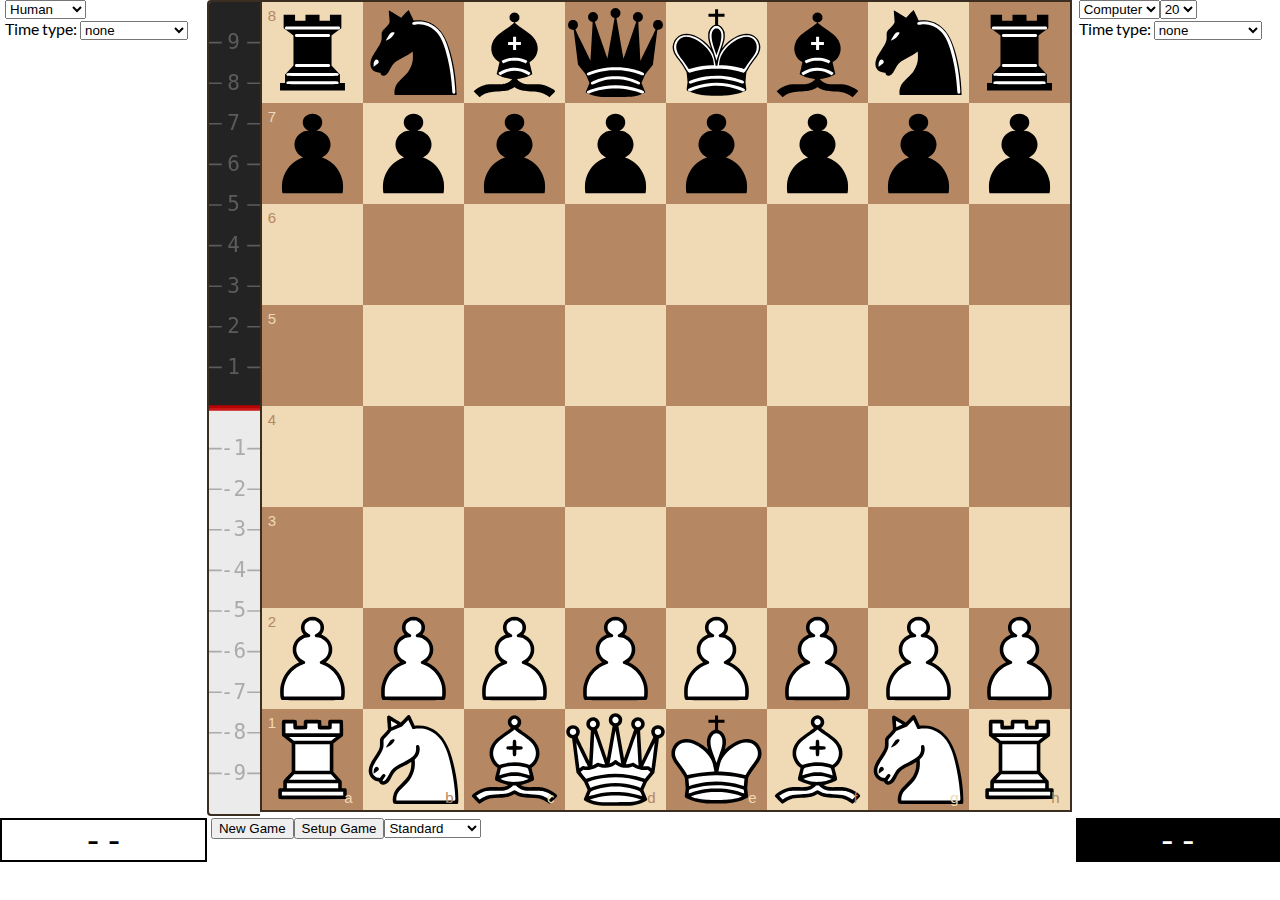
<file: stockfish/index.html>
<html>
  <head>
    <title>Kingdom: The fate of the kingdom is in your hands.</title>
    <meta charset=utf-8>
    <link href="[data-uri]" type="image/png" rel="icon">
    <link rel=stylesheet href="css/board.css">
    <link rel=stylesheet href="css/kingdom.css">
    <link rel=stylesheet href="css/moves_manager.css">
  </head>
  <body></body>
  <script src="js/girdle.js"></script>
  <script src="js/font_fit.js"></script>
  <script src="js/board.js"></script>
  <script src="js/moves_manager.js"></script>
  <script src="js/kingdom.js"></script>
</html>
</file>
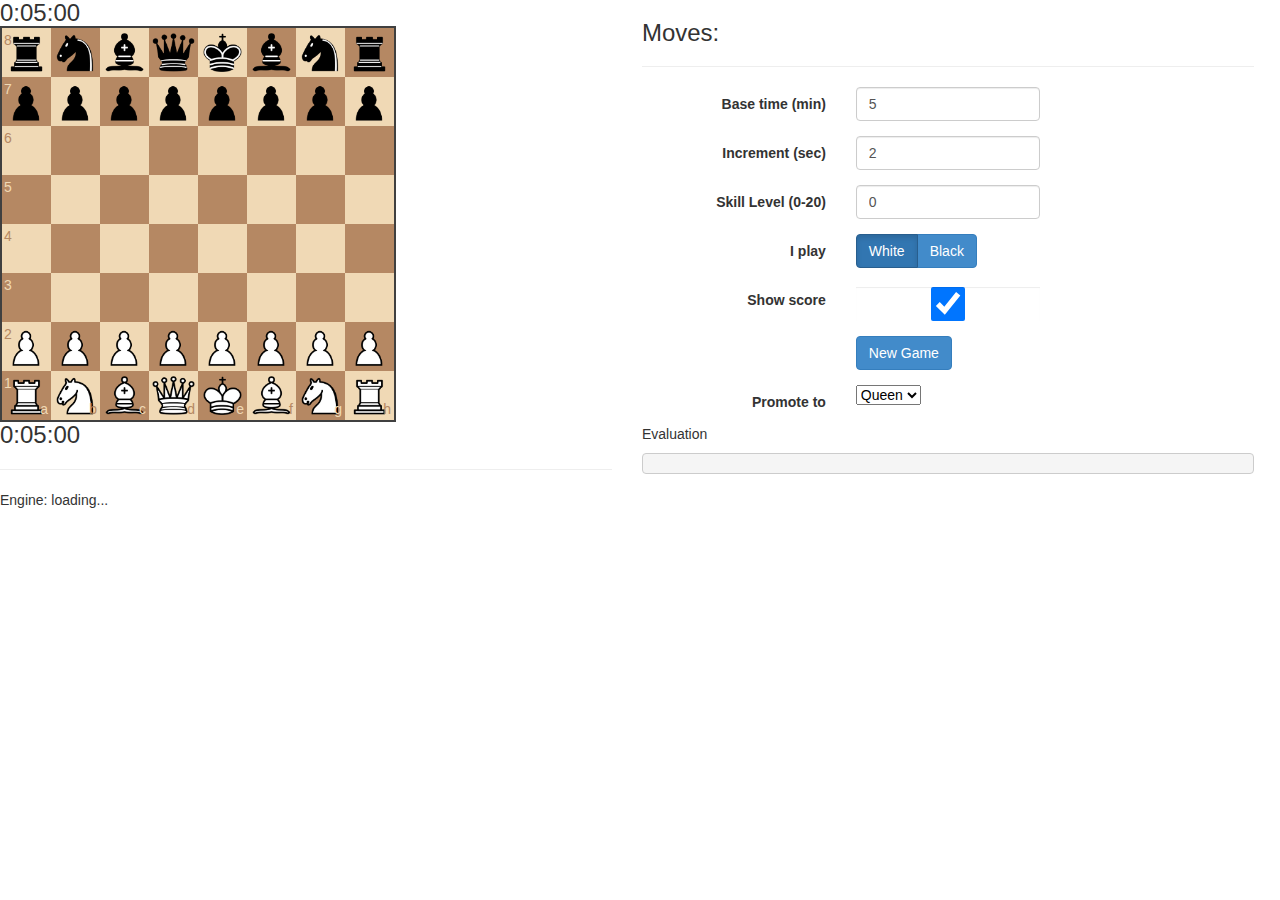
<file: stockfish/stockfishjs/example/index.html>
<!doctype html>
<html>
  <head>
    <link rel="stylesheet" href="css/bootstrap.min.css">
    <link rel="stylesheet" href="css/chessboard-0.3.0.min.css" />
    <script src="js/jquery-1.10.1.min.js"></script>
    <script src="js/bootstrap.min.js"></script>
    <script src="js/chess.min.js"></script>
    <script src="js/chessboard-0.3.0.min.js"></script>
    <title>Stockfish.js</title>
  </head>
  <body>
    <div class="row">
      <div class="col-sm-7 col-md-6">
        <span class="h3" id="time1">0:05:00</span>
        <div id="board" style="width: 400px"></div>
        <span class="h3" id="time2">0:05:00</span>
        <hr>
        <div id="engineStatus">...</div>
      </div>
      <div class="col-sm-5 col-md-6">
        <h3>Moves:</h3>
        <div id="pgn"></div>
        <hr>
        <form class="form-horizontal">
          <div class="form-group">
            <label for="timeBase" class="control-label col-xs-4 col-sm-6 col-md-4">Base time (min)</label>
            <div class="col-xs-4 col-sm-6 col-md-4">
              <input type="number" class="form-control" id="timeBase" value="5">
            </div>
          </div>
          <div class="form-group">
            <label for="timeInc" class="control-label col-xs-4 col-sm-6 col-md-4">Increment (sec)</label>
            <div class="col-xs-4 col-sm-6 col-md-4">
              <input type="number" class="form-control" id="timeInc" value="2">
            </div>
          </div>
          <div class="form-group">
            <label for="skillLevel" class="control-label col-xs-4 col-sm-6 col-md-4">Skill Level (0-20)</label>
            <div class="col-xs-4 col-sm-6 col-md-4">
              <input type="number" class="form-control" id="skillLevel" value="0">
            </div>
          </div>
          <div class="form-group">
            <label for="color" class="control-label col-xs-4 col-sm-6 col-md-4">I play</label>
            <div class="col-xs-4 col-sm-6 col-md-4">
              <div class="btn-group" data-toggle="buttons">
                <label class="btn btn-primary active" id="color-white"><input type="radio" name="color">White</label>
                <label class="btn btn-primary" id="color-black"><input type="radio" name="color">Black</label>
              </div>
            </div>
          </div>
          <div class="form-group">
            <label for="showScore" class="control-label col-xs-4 col-sm-6 col-md-4">Show score</label>
            <div class="col-xs-4 col-sm-6 col-md-4">
              <input type="checkbox" class="form-control" id="showScore" checked>
            </div>
          </div>
          <div class="form-group">
            <label for="color" class="control-label col-xs-4 col-sm-6 col-md-4"></label>
            <div class="col-xs-4 col-sm-6 col-md-4">
              <button type="button" class="btn btn-primary" onclick="newGame()">New Game</button>
            </div>
          </div>
          
          <div class="form-group">
            <label for="color" class="control-label col-xs-4 col-sm-6 col-md-4">Promote to</label>
            <div class="col-xs-4 col-sm-6 col-md-4">
              <select id=promote>
                <option value=q selected>Queen</option>
                <option value=r>Rook</option>
                <option value=b>Bishop</option>
                <option value=n>Knight</option>
              </select>
            </div>
          </div>
        </form>
        <h5>Evaluation</h5>
        <pre id=evaluation></pre>
    </div>
    <script src="enginegame.js"></script>
    <script>
      var wait_for_script;
      var newGame = function (){};
      
      /// We can load Stockfish.js via Web Workers or directly via a <script> tag.
      /// Web Workers are better since they don't block the UI, but they are not always avaiable.
      (function fix_workers()
      {
        var script_tag;
        /// Does the environment support web workers?  If not, include stockfish.js directly.
        ///NOTE: Since web workers don't work when a page is loaded from the local system, we have to fake it there too. (Take that security measures!)
        if (!Worker || (location && location.protocol === "file:")) {
          var script_tag  = document.createElement("script");
          script_tag.type ="text/javascript";
          script_tag.src  = "../src/stockfish.js";
          script_tag.onload = init;
          document.getElementsByTagName("head")[0].appendChild(script_tag);
          wait_for_script = true;
        }
      }());
      
      function init()
      {
        var game = engineGame();
    
        newGame = function newGame() {
            var baseTime = parseFloat($('#timeBase').val()) * 60;
            var inc = parseFloat($('#timeInc').val());
            var skill = parseInt($('#skillLevel').val());
            game.reset();
            game.setTime(baseTime, inc);
            game.setSkillLevel(skill);
            game.setPlayerColor($('#color-white').hasClass('active') ? 'white' : 'black');
            game.setDisplayScore($('#showScore').is(':checked'));
            game.start();
        }
        
        game.setSkillLevel
        
        document.getElementById("skillLevel").addEventListener("change", function ()
        {
            game.setSkillLevel(parseInt(this.value, 10));
        });
    
        newGame();
      }
      
      /// If we load Stockfish.js via a <script> tag, we need to wait until it loads.
      if (!wait_for_script) {
        document.addEventListener("DOMContentLoaded", init);
      }
    </script>
  </body>
</html>
</file>
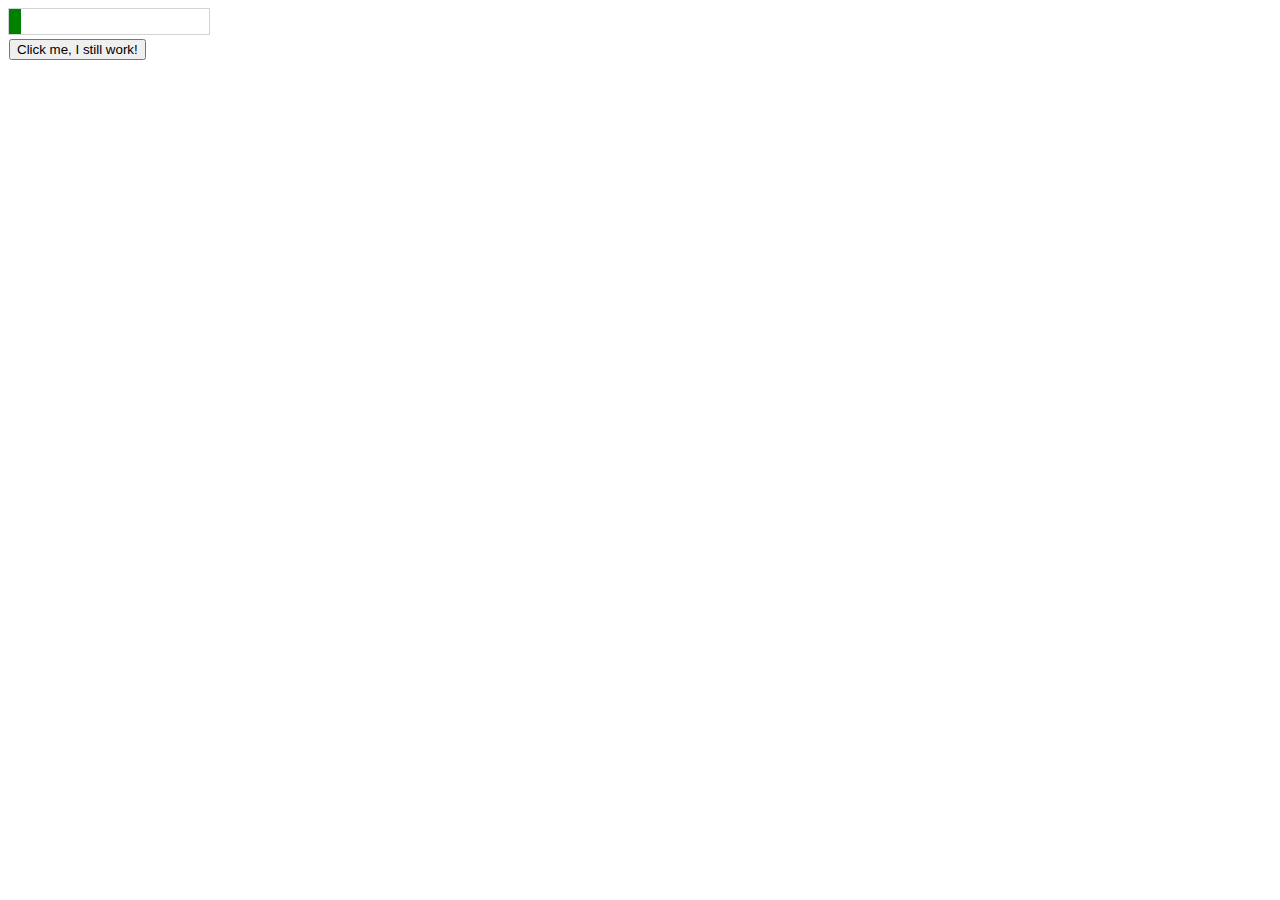
<file: js_worker_example/worker.html>
<!DOCTYPE HTML>
<html>
    <head>
        <style>
            .loading-bar-container {
                width: 200px;
                height: 25px;
                border: 1px solid lightgrey;
            }
            .loading-bar-value {
                background-color: green;
                height: 100%;
                width: 0%;
            }
            button {
                margin-top: 5px;
            }
        </style>
    </head>
    <body>
        <div class="loading-bar-container">
            <div class="loading-bar-value" />
        </div>
        <div id="factors"></div>
        <button>Click me, I still work!</button>
        <script src="main.js"></script>
        <script>
            window.loadingIndicator.init();
        </script>
    </body>
</html>
</file>
<file: stockfish/css/board.css>
.chess_board {
    width: 100%;
    height: 100%;
    display: table;
    border: 2px solid #3c2d21;
    border-spacing: 0;
    
    -webkit-touch-callout: none;
      -webkit-user-select: none;
       -khtml-user-select: none;
         -moz-user-select: none;
          -ms-user-select: none;
              user-select: none;
}

.mobile .chess_board {
    -webkit-transition: none;
            transition: none;
}

.chess_board .rank {
    display: table-row;
}

.chess_board .square {
    display: table-cell;
    position: relative;
    cursor: default;
}

.chess_board .square.light {
    background-color: #F0D9B5;
}

.chess_board .square.dark {
    background-color: #B58863;
}

.chess_board .square .notation {
    position: absolute;
    pointer-events: none;
    font-family: arial, sans, sans-serif;
    font-size: 15px;
    z-index: 10;
}

.chess_board .square.light .notation {
    color: #B58863;
}
.chess_board .square.dark .notation {
    color: #F0D9B5;
}

.chess_board .square .letter {
    right: 10%;
    bottom: 4%;
}

.chess_board .square .num {
    left: 6%;
    top: 5%;
}

.chess_board .piece {
    z-index: 1;
    position: absolute;
    top: 0;
    bottom: 0;
    left: 0;
    right: 0;
    background-size: contain;
    background-repeat: no-repeat;
    background-position: center;
    cursor: pointer!important;
    image-rendering: -moz-crisp-edges;
    -webkit-transition: all 200ms;
            transition: all 200ms;
}

.mobile .piece, .piece.snap {
    -webkit-transition: none;
            transition: none;
}

.boardArrows {
    pointer-events: none;
    position: absolute;
}
.boardArrows.waiting {
}
.chess_board.waiting .piece {
    cursor: default!important;
}


/* See through the pieces to get the square underneath. */
.chess_board.dragging .piece {
    pointer-events: none;
}
/* Since we can see through the piece, we need the squares to have the pointer cursor. */
.chess_board.dragging .square {
    cursor: move!important;
}

.piece.dragging {
    z-index: 2!important;
    
    -webkit-transition: all 75ms;
            transition: all 75ms;
}

.piece.fastDrag {
    z-index: 2!important;
    
    -webkit-transition: none!important;
            transition: none!important;
}


.chess_board.waiting {
}

.captured {
    opacity: 0;
    pointer-events: none;
}

.board_modular_window {
    position: fixed;
    top: 40%;
    bottom: 40%;
    right: 30%;
    left: 30%;
    background: rgba(100,100,100,.65);
    border-radius: 10px;
    border: 8px solid rgba(0,0,0, 0.4);
    padding: 15px;
    z-index: 9999;
    text-align: center;
    font-size: 20px;
    color: #FEFEFE;
    text-shadow: 0 0 4px #000;
}

.xButton {
    position: absolute;
    right: 0;
    top: 0;
    color: #FDFDFD;
    font-family: Lato;
    font-weight: bold;
    font-size: 23px;
    border-radius: 9px;
    margin: 2px;
    cursor: pointer;
    text-shadow: none;
}

.promotion_text {
    position: absolute;
    right: 0;
    left: 0;
    top: 3;
    font-family: sans-serif;
    color: white;
    font-size: 16px;
    pointer-events: none;
}

.promotion_icon {
    display: inline-block;
    background-repeat: no-repeat;
    height: 100%;
    background-size: contain;
    width: 25%;
    background-position: center;
    cursor: pointer;
    opacity: .7;
    -webkit-transition: opacity 200ms;
            transition: opacity 200ms;
}

.mobile .promotion_icon {
    -webkit-transition: none;
            transition: none;
}

.promotion_icon:hover {
    background-color: rgba(89, 142, 222, .5);
    opacity: 1;
}

.chess_board .hoverSquare {
    position: absolute;
    top: 0;
    bottom: 0;
    left: 0;
    right: 0;
    z-index: 5;
    pointer-events: none;
    opacity: .8;
}
.chess_board.catchClicks .hoverSquare {
    pointer-events: all!important;
}


/* These should match the rgba array. */
.chess_board .hoverSquare.blue {
    background-color: rgba(0, 0, 240, .6);
}
.chess_board .hoverSquare.red {
    background-color: rgba(240, 0, 0, .6);
}
.chess_board .hoverSquare.green {
    background-color: rgba(0, 240, 0, .6);
}
.chess_board .hoverSquare.yellow {
    background-color: rgba(240, 240, 0, .6);
}
.chess_board .hoverSquare.teal {
    background-color: rgba(0, 240, 240, .6);
}
.chess_board .hoverSquare.orange {
    background-color: rgba(240, 120, 0, .6);
}
.chess_board .hoverSquare.purple {
    background-color: rgba(120, 0, 120, .6);
}
.chess_board .hoverSquare.pink {
    background-color: rgba(240, 0, 240, .6);
}


.chess_board .focus_square_green .hoverSquare:before, .chess_board .focus_square_green .hoverSquare:after, .chess_board .focus_square_green.square:before, .chess_board .focus_square_green.square:after {
    border-color: rgb(0, 140, 0);
}
.chess_board .focus_square_red .hoverSquare:before, .chess_board .focus_square_red .hoverSquare:after, .chess_board .focus_square_red.square:before, .chess_board .focus_square_red.square:after {
    border-color: rgb(140, 0, 0);
}
.chess_board .focusSquare .hoverSquare:before {
    position: absolute;
    content: ' ';
    top: 0;
    left: 0;
    right: 80%;
    bottom: 80%;
    border-style:solid;
    border-width: 3px 0 0 3px;
    border-top-left-radius: 5px;
}
.chess_board .focusSquare .hoverSquare:after {
    position: absolute;
    content: ' ';
    top: 0;
    right: 0;
    left: 80%;
    bottom: 80%;
    border-style:solid;
    border-width: 3px 3px 0 0;
    border-top-right-radius: 5px;
}

.chess_board .focusSquare.square:before {
    position: absolute;
    content: ' ';
    bottom: 0;
    left: 0;
    right: 80%;
    top: 80%;
    border-style:solid;
    border-width: 0 0 3px 3px;
    border-bottom-left-radius: 5px;
}
.chess_board .focusSquare.square:after {
    position: absolute;
    content: ' ';
    bottom: 0;
    right: 0;
    left: 80%;
    top: 80%;
    border-style:solid;
    border-width: 0 3px 3px 0;
    border-bottom-right-radius: 5px;
}


.chess_board .dotSquare {
    background-repeat: no-repeat;
    background-position: 50%;
    background-size: 22%;
    /* Make the moveable squares look clickable. */
    cursor: pointer;
    pointer-events: all!important;
}

.chess_board .dot_square_red {
    background-image: url('data:image/svg+xml;utf8,<svg xmlns="http://www.w3.org/2000/svg" width="10.3" height="10.3"><path d="M10.132 5.133c0 2.758-2.236 4.994-4.994 4.994C2.38 10.127.144 7.89.144 5.133.144 2.375 2.38.14 5.138.14c2.758 0 4.994 2.235 4.994 4.993z" fill="%23c80000" fill-rule="evenodd" stroke="%23000" stroke-width="0.3" stroke-opacity=".3"/></svg>');
            transition: background-color 150ms;
    -webkit-transition: background-color 150ms;
}
.chess_board .dot_square_green {
    background-image: url('data:image/svg+xml;utf8,<svg xmlns="http://www.w3.org/2000/svg" width="10.3" height="10.3"><path d="M10.132 5.133c0 2.758-2.236 4.994-4.994 4.994C2.38 10.127.144 7.89.144 5.133.144 2.375 2.38.14 5.138.14c2.758 0 4.994 2.235 4.994 4.993z" fill="%2300c800" fill-rule="evenodd" stroke="%23000" stroke-width="0.3" stroke-opacity=".3"/></svg>');
            transition: background-color 150ms;
    -webkit-transition: background-color 150ms;
}
.chess_board .dot_square_green:hover {
    background-color: rgba(0, 240, 0, .2);
}
.chess_board .dot_square_red:hover {
    background-color: rgba(240, 0, 0, .2);
}

.chess_board.flipped, .chess_board.flipped .piece, .chess_board.flipped .notation {
    transform: rotateZ(180deg);
}
</file>
<file: stockfish/css/kingdom.css>
html, body {
    margin: 0;
    font-family: Lato, arial, sans;
}

.table {
    display: table;
    width: 100%;
}
.tr {
    display: table-row;
}
.td {
    display: table-cell;
    width: 33%;
    vertical-align: top;
}
.table_row_0 {
    height: 0px;
}

.chess_board {
    
}
.fixinput {
    /* Without this, the board moves when showing the time settings. */
    width: 50%;
}

.loading {
    font-size: 40px;
    font-family: arial, sans, sans-serif;
    opacity: .8;
    pointer-events: none;
}

.hidden {
    display: none;
}

.center_el {
    margin: 0px 4px;
}

.table_cell_1_0 {
    padding-left: 5px;
}
.table_cell_1_2 {
    padding-left: 7px;
}


.clock {
    text-align: center;
    font-family: impact, monospace, sans;
    font-size: 35px;
    border: black 2px solid;
}

.clock_white {
    background-color: white;
    color: black;
}

.clock_black {
    background-color: black;
    color: white;
}

.clock_right {
    margin-left: 4px;
}

.ratingContainer {
    position: relative;
    background: rgb(235, 235, 235);
    border: 2px solid #3c2d21;
    border-bottom-left-radius: 4px;
    border-top-left-radius: 4px;
    border-right: 0;
    overflow: hidden;
}

.ratingSlider {
    background: rgb(35, 35, 35);
    transition: height 300ms;
    -webkit-transition: height 600ms;
}

.ratingCanvas {
    position: absolute;
    left: 0;
}

.center_table, .center_td {
    width: 0;
}

.gameInfoText {
    margin-left: 5px;
}
</file>
